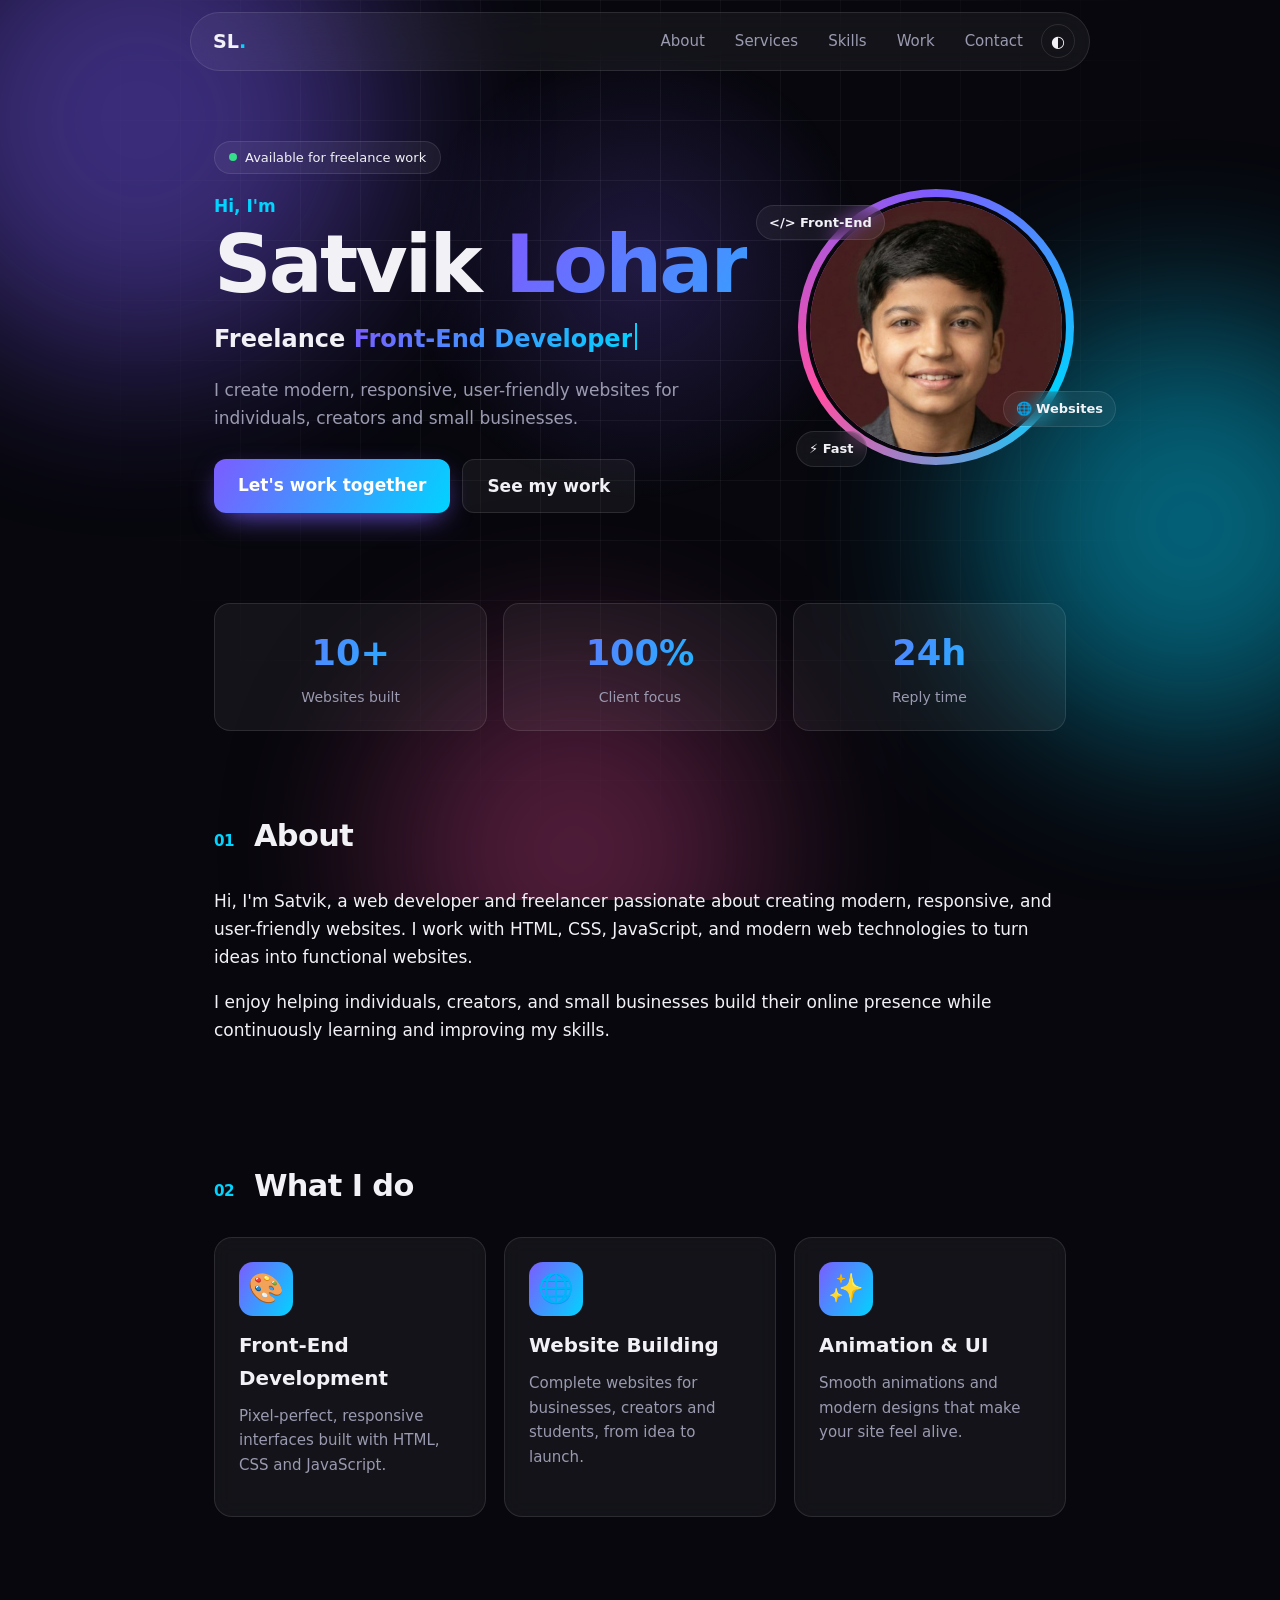
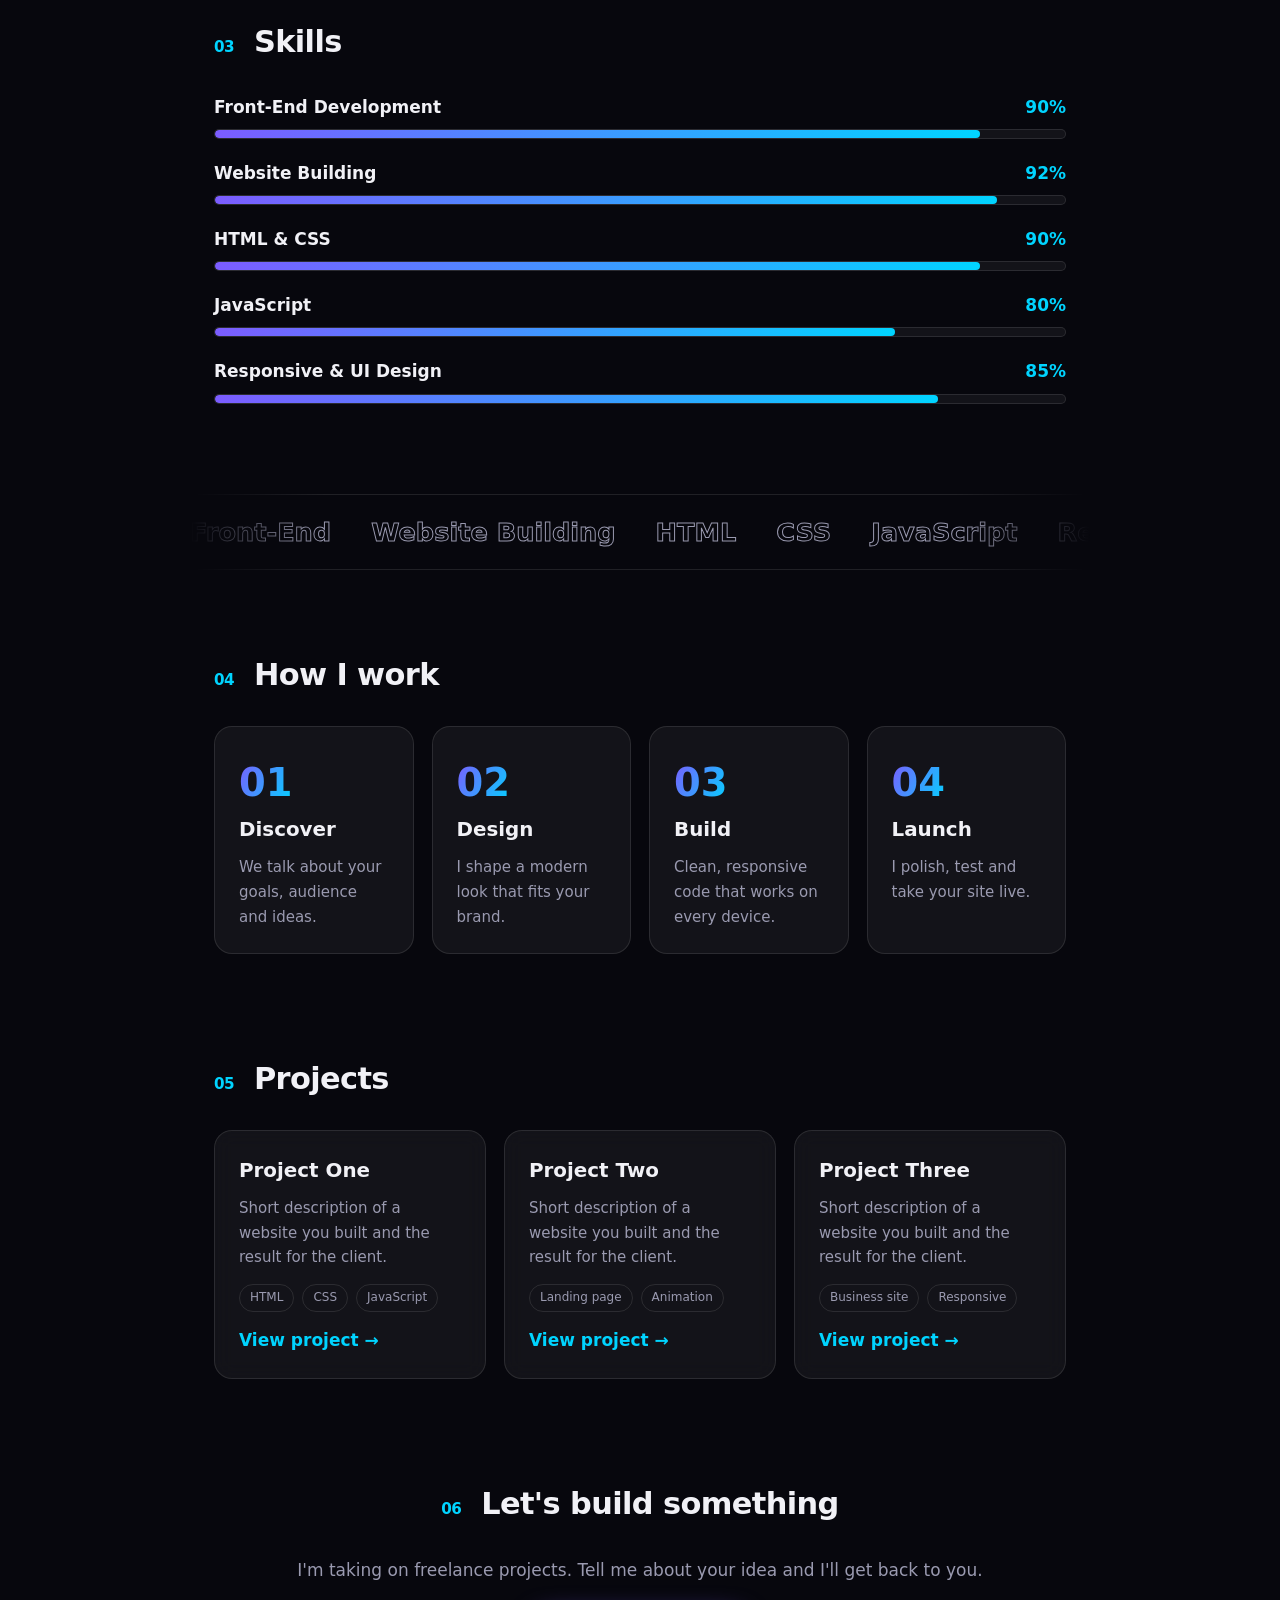
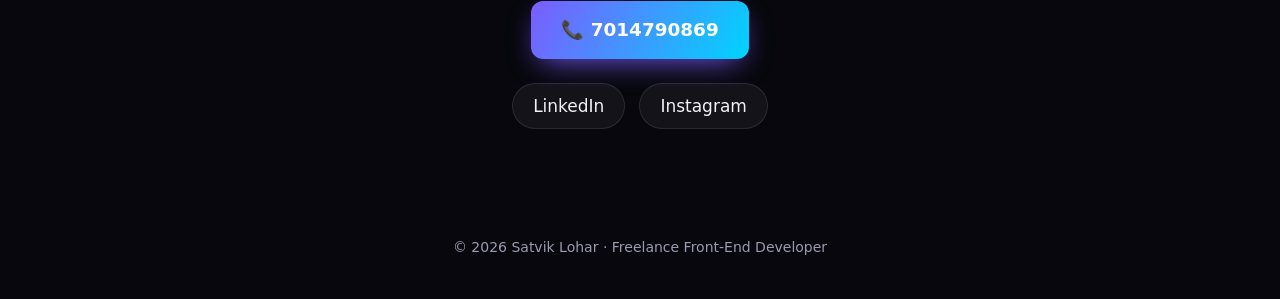
<file: index.html>
<!doctype html>
<html lang="en">
<head>
  <meta charset="utf-8">
  <meta name="viewport" content="width=device-width, initial-scale=1">
  <title>Satvik Lohar — Freelance Front-End Developer</title>
  <meta name="description" content="Satvik Lohar is a freelance web developer creating modern, responsive, user-friendly websites.">
  <link rel="stylesheet" href="style.css">
</head>
<body>
  <div class="bg" aria-hidden="true">
    <span class="blob b1"></span><span class="blob b2"></span><span class="blob b3"></span>
  </div>
  <div class="grid-bg" aria-hidden="true"></div>
  <div class="glow" id="glow" aria-hidden="true"></div>
  <div class="loader" id="loader" aria-hidden="true"><span>SL<b>.</b></span></div>
  <div class="progress" id="progress"></div>

  <header class="nav">
    <a class="logo" href="#top">SL<span>.</span></a>
    <nav>
      <a href="#about">About</a>
      <a href="#services">Services</a>
      <a href="#skills">Skills</a>
      <a href="#projects">Work</a>
      <a href="#contact">Contact</a>
      <button id="theme" aria-label="Toggle theme">◐</button>
    </nav>
  </header>

  <main id="top">
    <section class="hero">
      <div class="hero-text reveal">
        <span class="badge"><i></i> Available for freelance work</span>
        <p class="eyebrow">Hi, I'm</p>
        <h1>Satvik <span class="grad">Lohar</span></h1>
        <p class="lead">Freelance <span id="typed" class="typed"></span><span class="caret"></span></p>
        <p class="sub">I create modern, responsive, user-friendly websites for individuals, creators and small businesses.</p>
        <div class="cta">
          <a class="btn primary" href="#contact">Let's work together</a>
          <a class="btn ghost" href="#projects">See my work</a>
        </div>
      </div>
      <div class="hero-photo reveal">
        <div class="ring"></div>
        <img class="avatar" src="profil%20pic.jpeg" alt="Satvik Lohar">
        <span class="chip c1">&lt;/&gt; Front-End</span>
        <span class="chip c2">🌐 Websites</span>
        <span class="chip c3">⚡ Fast</span>
      </div>
    </section>

    <div class="stats reveal">
      <div><b data-count="10" data-suffix="+">0</b><span>Websites built</span></div>
      <div><b data-count="100" data-suffix="%">0</b><span>Client focus</span></div>
      <div><b data-count="24" data-suffix="h">0</b><span>Reply time</span></div>
    </div>

    <section id="about" class="reveal">
      <h2><span class="num">01</span> About</h2>
      <p>Hi, I'm Satvik, a web developer and freelancer passionate about creating modern, responsive, and user-friendly websites. I work with HTML, CSS, JavaScript, and modern web technologies to turn ideas into functional websites.</p>
      <p>I enjoy helping individuals, creators, and small businesses build their online presence while continuously learning and improving my skills.</p>
    </section>

    <section id="services" class="reveal">
      <h2><span class="num">02</span> What I do</h2>
      <div class="grid">
        <article class="card tilt">
          <div class="icon">🎨</div>
          <h3>Front-End Development</h3>
          <p>Pixel-perfect, responsive interfaces built with HTML, CSS and JavaScript.</p>
        </article>
        <article class="card tilt">
          <div class="icon">🌐</div>
          <h3>Website Building</h3>
          <p>Complete websites for businesses, creators and students, from idea to launch.</p>
        </article>
        <article class="card tilt">
          <div class="icon">✨</div>
          <h3>Animation &amp; UI</h3>
          <p>Smooth animations and modern designs that make your site feel alive.</p>
        </article>
      </div>
    </section>

    <section id="skills" class="reveal">
      <h2><span class="num">03</span> Skills</h2>
      <div class="bars">
        <div class="bar"><div class="row"><span>Front-End Development</span><em>90%</em></div><div class="track"><i style="--w:90%"></i></div></div>
        <div class="bar"><div class="row"><span>Website Building</span><em>92%</em></div><div class="track"><i style="--w:92%"></i></div></div>
        <div class="bar"><div class="row"><span>HTML &amp; CSS</span><em>90%</em></div><div class="track"><i style="--w:90%"></i></div></div>
        <div class="bar"><div class="row"><span>JavaScript</span><em>80%</em></div><div class="track"><i style="--w:80%"></i></div></div>
        <div class="bar"><div class="row"><span>Responsive &amp; UI Design</span><em>85%</em></div><div class="track"><i style="--w:85%"></i></div></div>
      </div>
    </section>

    <div class="marquee" aria-hidden="true">
      <div class="marquee-track">
        <span>Front-End</span><span>Website Building</span><span>HTML</span><span>CSS</span><span>JavaScript</span><span>Responsive Design</span><span>Freelance</span>
        <span>Front-End</span><span>Website Building</span><span>HTML</span><span>CSS</span><span>JavaScript</span><span>Responsive Design</span><span>Freelance</span>
      </div>
    </div>

    <section id="process" class="reveal">
      <h2><span class="num">04</span> How I work</h2>
      <div class="steps">
        <div class="step"><b>01</b><h3>Discover</h3><p>We talk about your goals, audience and ideas.</p></div>
        <div class="step"><b>02</b><h3>Design</h3><p>I shape a modern look that fits your brand.</p></div>
        <div class="step"><b>03</b><h3>Build</h3><p>Clean, responsive code that works on every device.</p></div>
        <div class="step"><b>04</b><h3>Launch</h3><p>I polish, test and take your site live.</p></div>
      </div>
    </section>

    <section id="projects" class="reveal">
      <h2><span class="num">05</span> Projects</h2>
      <div class="grid">
        <article class="card tilt">
          <h3>Project One</h3>
          <p>Short description of a website you built and the result for the client.</p>
          <ul class="tags"><li>HTML</li><li>CSS</li><li>JavaScript</li></ul>
          <a href="#">View project →</a>
        </article>
        <article class="card tilt">
          <h3>Project Two</h3>
          <p>Short description of a website you built and the result for the client.</p>
          <ul class="tags"><li>Landing page</li><li>Animation</li></ul>
          <a href="#">View project →</a>
        </article>
        <article class="card tilt">
          <h3>Project Three</h3>
          <p>Short description of a website you built and the result for the client.</p>
          <ul class="tags"><li>Business site</li><li>Responsive</li></ul>
          <a href="#">View project →</a>
        </article>
      </div>
    </section>

    <section id="contact" class="reveal contact">
      <h2><span class="num">06</span> Let's build something</h2>
      <p>I'm taking on freelance projects. Tell me about your idea and I'll get back to you.</p>
      <p><a class="btn primary big" href="tel:+917014790869">📞 7014790869</a></p>
      <p class="links">
        <a href="https://www.linkedin.com/in/satviklohar/" target="_blank" rel="noopener">LinkedIn</a>
        <a href="https://www.instagram.com/satvik_lohar_" target="_blank" rel="noopener">Instagram</a>
      </p>
    </section>
  </main>

  <footer>© <span id="year"></span> Satvik Lohar · Freelance Front-End Developer</footer>
  <script src="script.js"></script>
</body>
</html>
</file>
<file: style.css>
:root {
  --bg: #07070d;
  --fg: #f1f1f6;
  --muted: #9a9ab0;
  --card: rgba(255, 255, 255, 0.05);
  --border: rgba(255, 255, 255, 0.1);
  --a1: #7c5cff;
  --a2: #00d4ff;
  --grad: linear-gradient(120deg, var(--a1), var(--a2));
}
:root[data-theme="light"] {
  --bg: #f6f6fb;
  --fg: #14141f;
  --muted: #5d5d73;
  --card: rgba(255, 255, 255, 0.7);
  --border: rgba(20, 20, 40, 0.1);
  --a1: #5b3df5;
  --a2: #0091d5;
}

* { box-sizing: border-box; }
html { scroll-behavior: smooth; }
body {
  margin: 0;
  background: var(--bg);
  color: var(--fg);
  font: 17px/1.65 system-ui, -apple-system, "Segoe UI", sans-serif;
  overflow-x: hidden;
}
a { color: inherit; text-decoration: none; }

/* background */
.bg { position: fixed; inset: 0; z-index: -1; overflow: hidden; }
.blob { position: absolute; border-radius: 50%; filter: blur(90px); opacity: .45; animation: float 18s ease-in-out infinite; }
.b1 { width: 480px; height: 480px; background: var(--a1); top: -120px; left: -100px; }
.b2 { width: 420px; height: 420px; background: var(--a2); top: 35%; right: -120px; animation-delay: -6s; }
.b3 { width: 380px; height: 380px; background: #ff4fa3; bottom: -140px; left: 30%; animation-delay: -12s; opacity: .3; }
@keyframes float {
  0%, 100% { transform: translate(0, 0) scale(1); }
  33% { transform: translate(60px, 40px) scale(1.1); }
  66% { transform: translate(-40px, 70px) scale(.95); }
}

.progress { position: fixed; top: 0; left: 0; height: 3px; width: 0; background: var(--grad); z-index: 50; }

/* nav */
.nav {
  position: sticky; top: 12px; z-index: 20;
  display: flex; justify-content: space-between; align-items: center;
  max-width: 900px; margin: 12px auto 0; padding: 10px 14px 10px 22px;
  background: var(--card); border: 1px solid var(--border);
  border-radius: 999px; backdrop-filter: blur(14px);
}
.logo { font-weight: 800; font-size: 1.2rem; }
.logo span { color: var(--a2); }
.nav nav { display: flex; gap: 6px; align-items: center; }
.nav nav a { color: var(--muted); font-size: 15px; padding: 6px 12px; border-radius: 999px; transition: .2s; }
.nav nav a:hover { color: var(--fg); background: var(--card); }
.nav nav a.nav-cta { background: var(--grad); color: #fff; font-weight: 600; }
#theme {
  background: none; border: 1px solid var(--border); color: var(--fg);
  border-radius: 50%; width: 34px; height: 34px; cursor: pointer; font-size: 16px; transition: transform .4s;
}
#theme:hover { transform: rotate(180deg); }

main { max-width: 900px; margin: 0 auto; padding: 0 24px; }
section { padding: 80px 0 20px; }
h1 { font-size: clamp(2.8rem, 9vw, 5rem); line-height: 1.02; margin: 0 0 14px; letter-spacing: -0.035em; }
h2 { font-size: 1.9rem; margin: 0 0 26px; letter-spacing: -0.02em; }
h2 .num { font-size: .95rem; color: var(--a2); margin-right: 10px; font-weight: 600; }
h3 { margin: 0 0 8px; }
.grad { background: var(--grad); -webkit-background-clip: text; background-clip: text; color: transparent; background-size: 200% auto; animation: shine 5s linear infinite; }
@keyframes shine { to { background-position: 200% center; } }

/* hero */
.hero { display: flex; align-items: center; justify-content: space-between; gap: 40px; flex-wrap: wrap; padding-top: 70px; }
.hero-text { flex: 1 1 340px; }
.badge {
  display: inline-flex; align-items: center; gap: 8px; font-size: 13px;
  padding: 5px 14px; border: 1px solid var(--border); border-radius: 999px; background: var(--card); margin-bottom: 18px;
}
.badge i { width: 8px; height: 8px; border-radius: 50%; background: #35e08a; box-shadow: 0 0 0 0 #35e08a; animation: pulse 1.8s infinite; }
@keyframes pulse { 70% { box-shadow: 0 0 0 9px transparent; } 100% { box-shadow: 0 0 0 0 transparent; } }
.eyebrow { color: var(--a2); font-weight: 600; margin: 0 0 4px; }
.lead { font-size: 1.5rem; font-weight: 600; margin: 0 0 10px; }
.typed { background: var(--grad); -webkit-background-clip: text; background-clip: text; color: transparent; }
.caret { display: inline-block; width: 2px; height: 1.1em; background: var(--a2); margin-left: 3px; vertical-align: -3px; animation: blink 1s steps(1) infinite; }
@keyframes blink { 50% { opacity: 0; } }
.sub { color: var(--muted); max-width: 44ch; }
.cta { display: flex; gap: 12px; flex-wrap: wrap; margin-top: 26px; }

.btn {
  display: inline-block; padding: 12px 24px; border-radius: 12px; font-weight: 600;
  border: 1px solid var(--border); transition: transform .2s, box-shadow .2s;
}
.btn:hover { transform: translateY(-3px); }
.btn.primary { background: var(--grad); color: #fff; border: 0; box-shadow: 0 10px 30px -10px var(--a1); }
.btn.primary:hover { box-shadow: 0 16px 36px -10px var(--a1); }
.btn.ghost { background: var(--card); }
.btn.big { font-size: 1.15rem; padding: 14px 30px; }

.hero-photo { position: relative; width: 260px; height: 260px; margin: 0 auto; }
.avatar { position: relative; width: 100%; height: 100%; border-radius: 50%; object-fit: cover; border: 4px solid var(--bg); animation: bob 6s ease-in-out infinite; }
.ring { position: absolute; inset: -8px; border-radius: 50%; background: conic-gradient(var(--a1), var(--a2), #ff4fa3, var(--a1)); animation: spin 6s linear infinite; }
@keyframes spin { to { transform: rotate(360deg); } }
@keyframes bob { 50% { transform: translateY(-8px); } }
.chip {
  position: absolute; font-size: 13px; font-weight: 600; padding: 6px 12px; white-space: nowrap;
  background: var(--card); border: 1px solid var(--border); border-radius: 999px; backdrop-filter: blur(10px);
  animation: bob 5s ease-in-out infinite;
}
.c1 { top: 8px; left: -50px; }
.c2 { bottom: 30px; right: -50px; animation-delay: -1.5s; }
.c3 { bottom: -10px; left: -10px; animation-delay: -3s; }

/* stats */
.stats { display: grid; grid-template-columns: repeat(3, 1fr); gap: 16px; margin-top: 70px; }
.stats div { text-align: center; padding: 20px 10px; background: var(--card); border: 1px solid var(--border); border-radius: 16px; }
.stats b { display: block; font-size: 2.2rem; background: var(--grad); -webkit-background-clip: text; background-clip: text; color: transparent; }
.stats span { color: var(--muted); font-size: 14px; }

/* cards */
.grid { display: grid; grid-template-columns: repeat(auto-fit, minmax(250px, 1fr)); gap: 18px; }
.card {
  background: var(--card); border: 1px solid var(--border); border-radius: 18px; padding: 24px;
  backdrop-filter: blur(10px); transition: transform .15s ease-out, border-color .2s, box-shadow .2s; will-change: transform;
}
.card:hover { border-color: var(--a1); box-shadow: 0 20px 50px -25px var(--a1); }
.card p { color: var(--muted); margin: 0 0 14px; font-size: 15px; }
.card a { color: var(--a2); font-weight: 600; }
.icon { font-size: 1.8rem; width: 54px; height: 54px; display: grid; place-items: center; border-radius: 14px; background: var(--grad); margin-bottom: 14px; }

.tags { list-style: none; display: flex; flex-wrap: wrap; gap: 8px; padding: 0; margin: 0 0 14px; }
.tags li { font-size: 12px; padding: 3px 10px; border-radius: 999px; border: 1px solid var(--border); color: var(--muted); }

/* skills */
.bars { display: grid; gap: 20px; }
.row { display: flex; justify-content: space-between; margin-bottom: 8px; font-weight: 600; }
.row em { font-style: normal; color: var(--a2); }
.track { height: 10px; background: var(--card); border: 1px solid var(--border); border-radius: 999px; overflow: hidden; }
.track i { display: block; height: 100%; width: 0; background: var(--grad); border-radius: 999px; transition: width 1.4s cubic-bezier(.2, .8, .2, 1); }
.in .track i { width: var(--w); }

/* marquee */
.marquee { overflow: hidden; margin: 70px -24px 0; border-block: 1px solid var(--border); padding: 16px 0; mask-image: linear-gradient(90deg, transparent, #000 15%, #000 85%, transparent); }
.marquee-track { display: flex; gap: 40px; width: max-content; animation: scroll 25s linear infinite; }
.marquee-track span { font-size: 1.6rem; font-weight: 800; color: transparent; -webkit-text-stroke: 1px var(--muted); white-space: nowrap; }
@keyframes scroll { to { transform: translateX(-50%); } }

/* contact */
.contact { text-align: center; }
.contact p { color: var(--muted); }
.links { display: flex; gap: 14px; justify-content: center; margin-top: 24px; }
.links a { padding: 8px 20px; border: 1px solid var(--border); border-radius: 999px; background: var(--card); color: var(--fg); transition: .2s; }
.links a:hover { border-color: var(--a2); transform: translateY(-3px); }

footer { text-align: center; color: var(--muted); padding: 70px 0 40px; font-size: 14px; }

/* scroll reveal */
.reveal { opacity: 0; transform: translateY(40px); transition: opacity .8s ease, transform .8s ease; }
.reveal.in { opacity: 1; transform: none; }

/* extras */
.grid-bg {
  position: fixed; inset: 0; z-index: -1; pointer-events: none;
  background-image: linear-gradient(var(--border) 1px, transparent 1px), linear-gradient(90deg, var(--border) 1px, transparent 1px);
  background-size: 60px 60px;
  mask-image: radial-gradient(ellipse at 50% 30%, #000 10%, transparent 70%);
  opacity: .6;
}
.glow {
  position: fixed; width: 500px; height: 500px; border-radius: 50%; pointer-events: none; z-index: -1;
  background: radial-gradient(circle, var(--a1) 0%, transparent 65%); opacity: .22;
  transform: translate(-50%, -50%); left: 50%; top: 30%; transition: left .25s ease-out, top .25s ease-out;
}
.loader {
  position: fixed; inset: 0; z-index: 100; display: grid; place-items: center; background: var(--bg);
  font-size: 3.5rem; font-weight: 800; transition: transform .9s cubic-bezier(.8, 0, .2, 1) .5s;
}
.loader span { animation: pop 1s ease both; }
.loader b { color: var(--a2); }
@keyframes pop { from { opacity: 0; transform: scale(.6); letter-spacing: .4em; } }
.loader.done { transform: translateY(-100%); }

.steps { display: grid; grid-template-columns: repeat(auto-fit, minmax(190px, 1fr)); gap: 18px; counter-reset: s; }
.step { position: relative; padding: 24px; border: 1px solid var(--border); border-radius: 18px; background: var(--card); transition: .25s; }
.step:hover { transform: translateY(-6px); border-color: var(--a2); }
.step b { font-size: 2.4rem; background: var(--grad); -webkit-background-clip: text; background-clip: text; color: transparent; }
.step p { color: var(--muted); font-size: 15px; margin: 0; }

.hero-text > * { animation: rise .9s cubic-bezier(.2, .8, .2, 1) both; }
.hero-text > :nth-child(2) { animation-delay: .1s; }
.hero-text > :nth-child(3) { animation-delay: .2s; }
.hero-text > :nth-child(4) { animation-delay: .3s; }
.hero-text > :nth-child(5) { animation-delay: .4s; }
.hero-text > :nth-child(6) { animation-delay: .5s; }
@keyframes rise { from { opacity: 0; transform: translateY(30px); } }

@media (max-width: 640px) {
  .nav nav a { padding: 6px 8px; font-size: 13px; }
  .chip { display: none; }
  .hero-photo { width: 220px; height: 220px; }
}
@media (prefers-reduced-motion: reduce) {
  *, *::before, *::after { animation: none !important; transition: none !important; }
  .reveal { opacity: 1; transform: none; }
}
</file>
